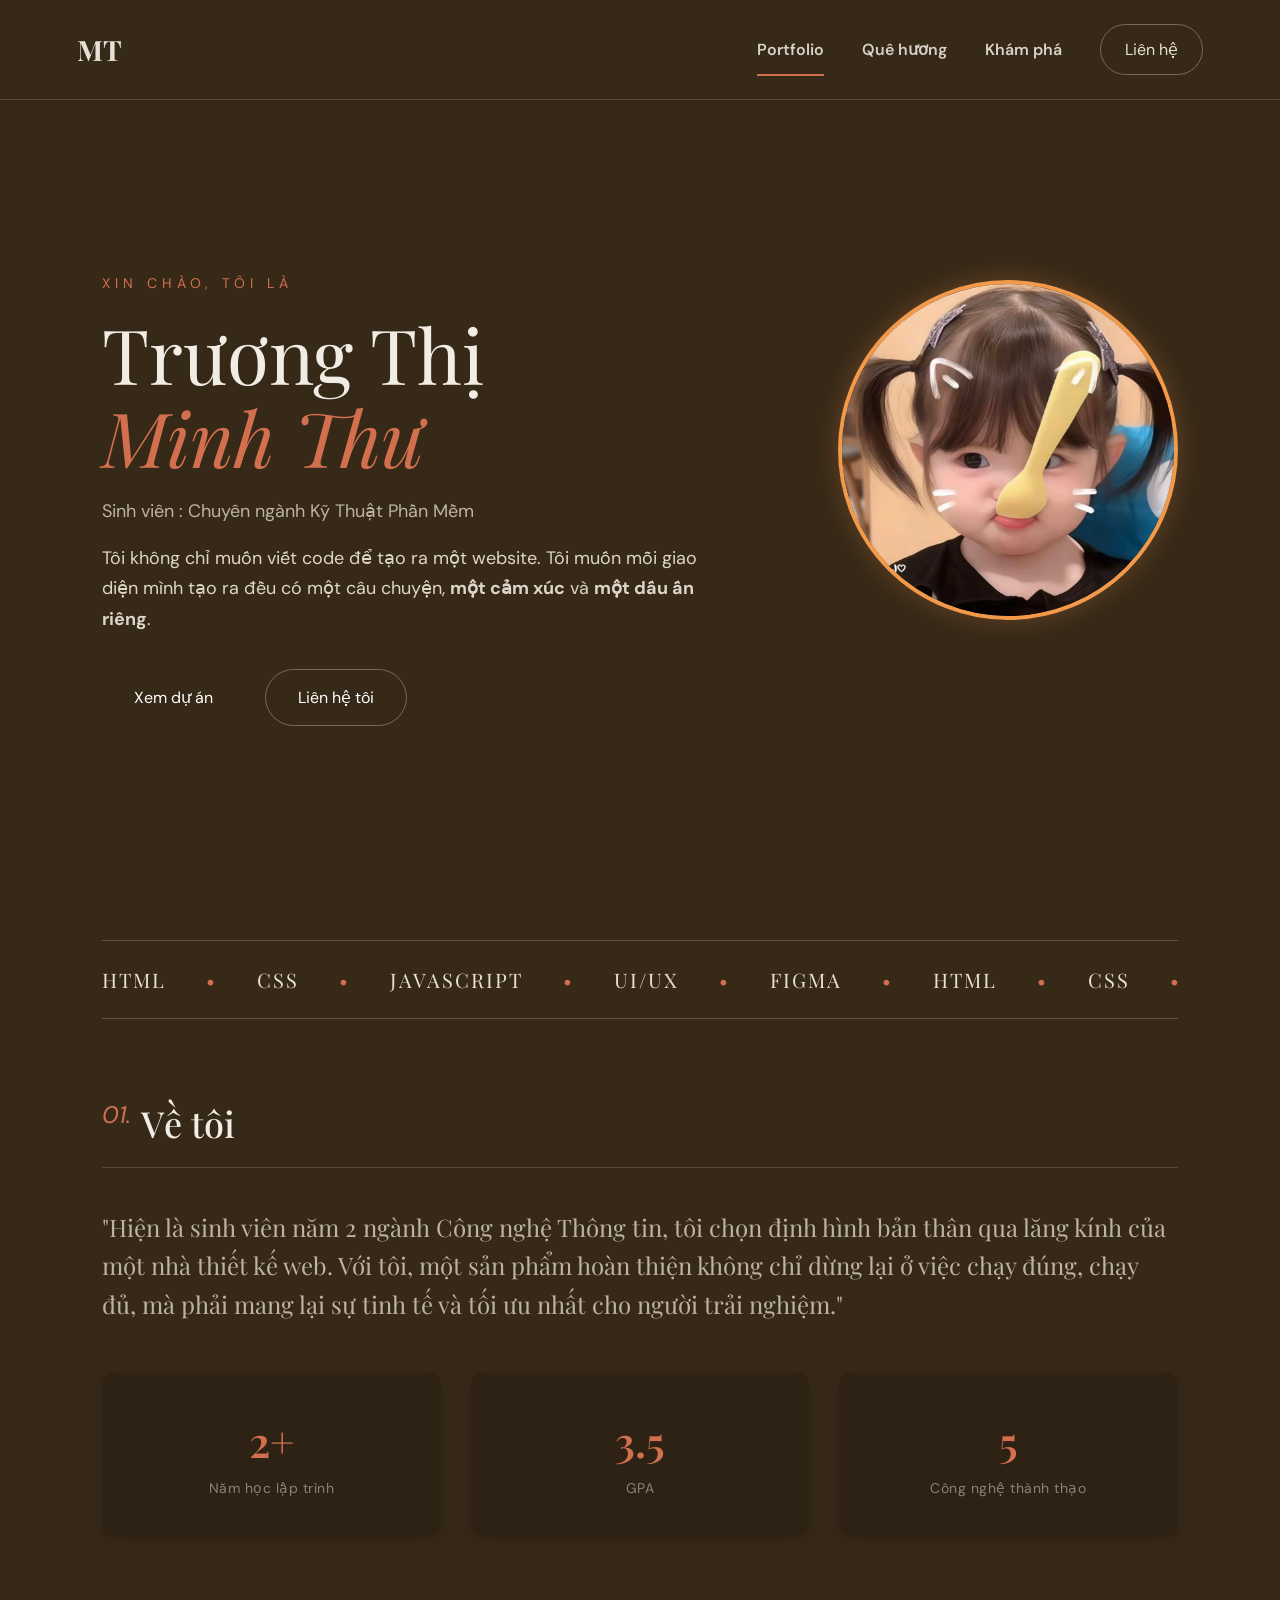
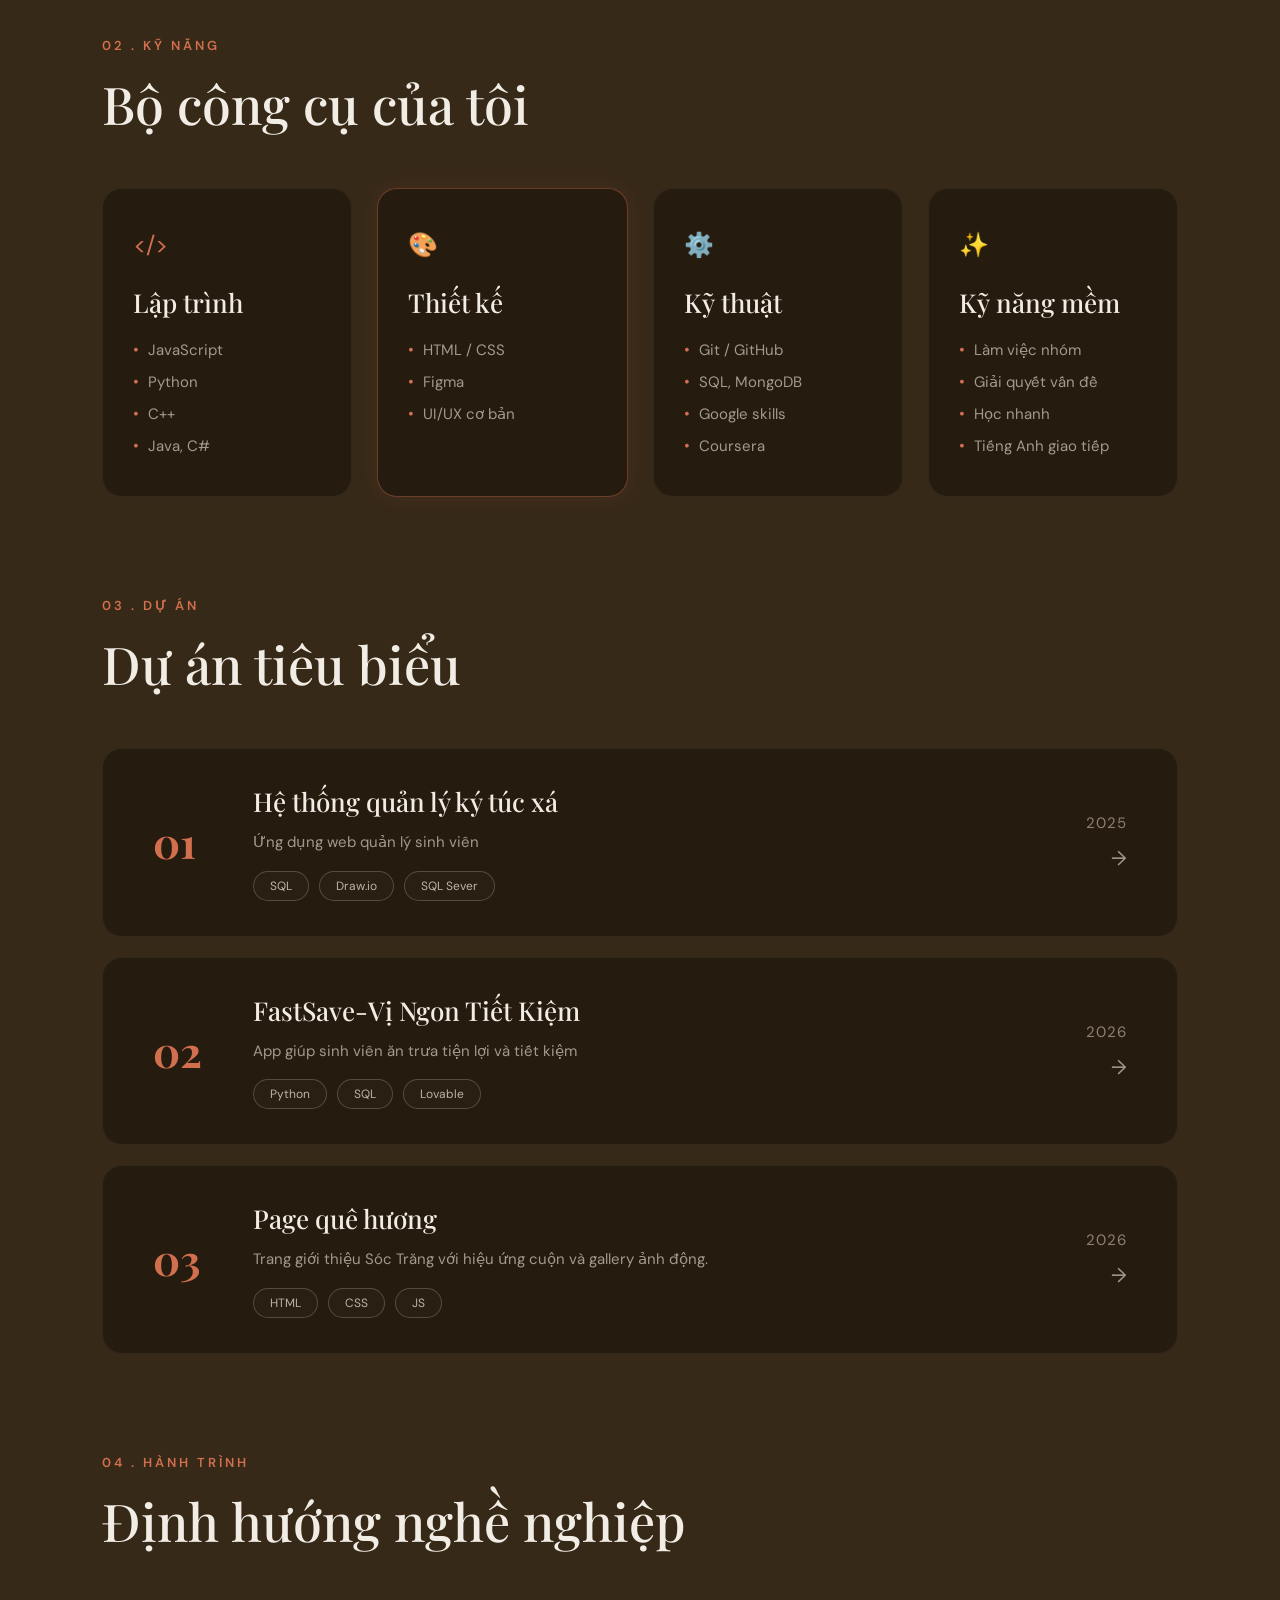
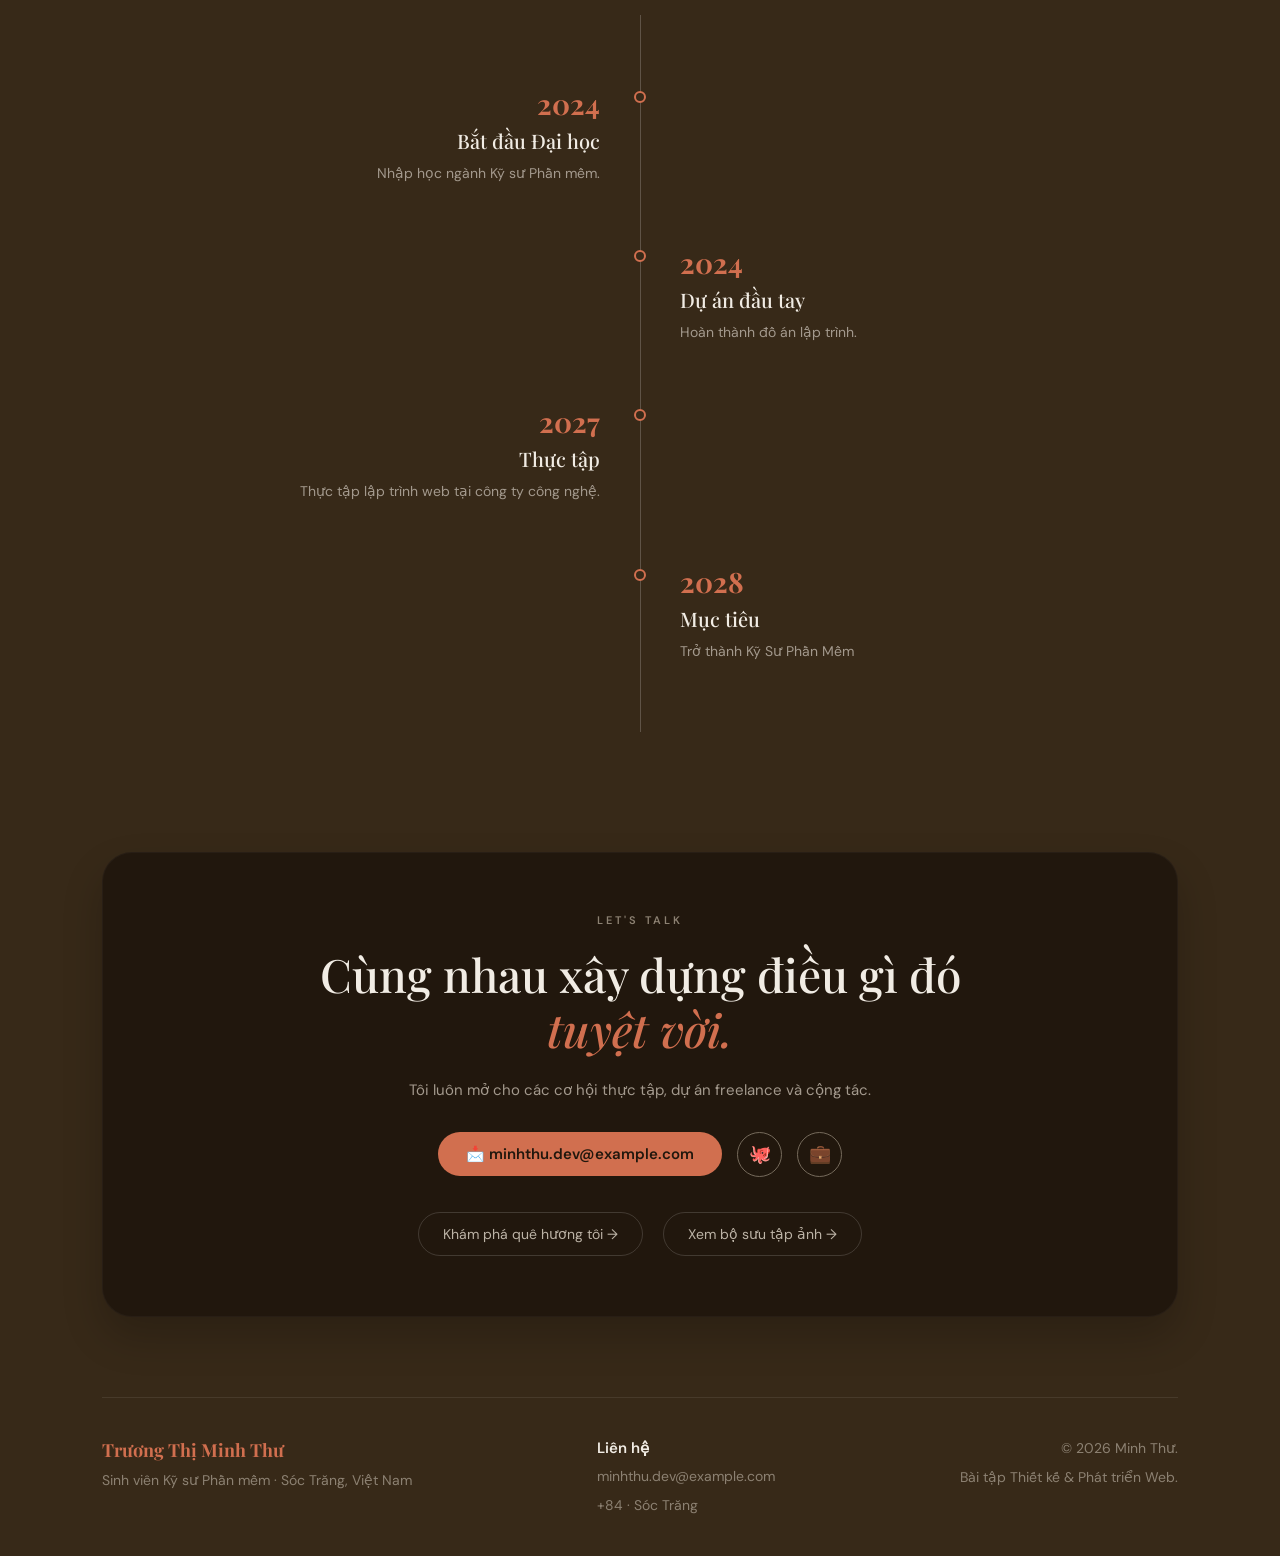
<file: code/index.html>
<!DOCTYPE html>
<html lang="vi">

<head>
    <meta charset="UTF-8">
    <meta name="viewport" content="width=device-width, initial-scale=1.0">
    <title>Portfolio của tôi</title>
    <link rel="stylesheet" href="style1.css">
    <!-- Font chữ từ Google Fonts -->
    <link rel="preconnect" href="https://fonts.googleapis.com">
    <link rel="preconnect" href="https://fonts.gstatic.com" crossorigin>
    <link
        href="https://fonts.googleapis.com/css2?family=DM+Sans:wght@400;500;600;700&family=Playfair+Display:wght@400;500;600;700&display=swap"
        rel="stylesheet">
</head>

<body>
    <header class="header">
        <a href="#" class="logo">MT</a>
        <nav class="mt-menu" id="mtMenu">
            <a href="#home" class="mt-link active">Portfolio</a>
            <a href="index2.html" class="mt-link">Quê hương</a>
            <a href="index3.html" class="mt-link">Khám phá</a>
            <a href="#contact" class="contact-button">Liên hệ</a>
        </nav>
        <!-- Nút menu trên điện thoại -->
        <button class="menu-button" id="menuButton">☰</button>
    </header>

    <main>
        <section class="intro hero-container" id="home">
            <div class="hero-left">
                <p class="small-title">XIN CHÀO, TÔI LÀ</p>
                <h1 class="main-title">
                    Trương Thị
                    <span>Minh Thư</span>
                </h1>
                <p class="job-title">
                    Sinh viên : Chuyên ngành Kỹ Thuật Phần Mềm
                </p>
                <p class="mo-ta">
                    Tôi không chỉ muốn viết code để tạo ra một website.
                    Tôi muốn mỗi giao diện mình tạo ra đều có một câu chuyện,
                    <strong>một cảm xúc</strong> và
                    <strong>một dấu ấn riêng</strong>.
                </p>
                <div class="khoi-nut-bam">
                    <a href="#projects" class="nut-du-an">Xem dự án</a>
                    <a href="#contact" class="nut-lien-he">Liên hệ tôi</a>
                </div>
            </div>

            <div class="hero-right">
                <div class="vong-tron">
                    <img src="1.jpg" alt="Chân dung" class="vong-tron-avatar">
                </div>
            </div>
        </section>

        <!-- Khung chứa thanh kỹ năng -->
            <div class="skills-marquee">
                <div class="marquee-content">
                <!-- Cụm chữ lần 1 -->
                    <span>HTML</span> <span class="dot">•</span>
                    <span>CSS</span> <span class="dot">•</span>
                    <span>JAVASCRIPT</span> <span class="dot">•</span>
                    <span>UI/UX</span> <span class="dot">•</span>
                    <span>FIGMA</span> <span class="dot">•</span>
                <!-- Cụm chữ lần 2 -->
                    <span>HTML</span> <span class="dot">•</span>
                    <span>CSS</span> <span class="dot">•</span>
                    <span>JAVASCRIPT</span> <span class="dot">•</span>
                    <span>UI/UX</span> <span class="dot">•</span>
                    <span>FIGMA</span> <span class="dot">•</span>
                </div>
            </div>
        <section class="about-section" id="about">
            <!-- TIÊU ĐỀ: Về tôi -->
            <div class="about-header">
                <span class="about-number">01.</span>
                <h2 class="about-title">Về tôi</h2>
            </div>

            <p class="about-description">
                "Hiện là sinh viên năm 2 ngành Công nghệ Thông tin, tôi chọn định hình bản thân qua lăng kính của một nhà thiết kế web. Với tôi, một sản phẩm hoàn thiện không chỉ dừng lại ở việc chạy đúng, chạy đủ, mà phải mang lại sự tinh tế và tối ưu nhất cho người trải nghiệm."
            </p>

            <div class="stats-container">
                <!-- Hộp 1 -->
                <div class="stat-card">
                    <h3 class="stat-number">2+</h3>
                    <p class="stat-text">Năm học lập trình</p>
                </div>

                <!-- Hộp 2 -->
                <div class="stat-card">
                    <h3 class="stat-number">3.5</h3>
                    <p class="stat-text">GPA</p>
                </div>

                <!-- Hộp 3 -->
                <div class="stat-card">
                    <h3 class="stat-number">5</h3>
                    <p class="stat-text">Công nghệ thành thạo</p>
                </div>
            </div>
        </section>
                <section class="skills-section" id="skills">
                <!-- TIÊU ĐỀ: 02 . KỸ NĂNG -->
                <div class="skills-header">
                    <span class="skills-number">02 . KỸ NĂNG</span>
                    <h2 class="skills-title">Bộ công cụ của tôi</h2>
                </div>

                <div class="skills-grid">
                    
                    <!-- Hộp 1: Lập trình -->
                    <div class="skill-card">
                        <div class="skill-icon icon-code">&lt;/&gt;</div>
                        <h3 class="skill-card-title">Lập trình</h3>
                        <ul class="skill-list">
                            <li>JavaScript</li>
                            <li>Python</li>
                            <li>C++</li>
                            <li>Java, C#</li>
                        </ul>
                    </div>

                    <!-- Hộp 2: Thiết kế -->
                    <div class="skill-card highlight-card"> 
                        <div class="skill-icon icon-design">🎨</div>
                        <h3 class="skill-card-title">Thiết kế</h3>
                        <ul class="skill-list">
                            <li>HTML / CSS</li>
                            <li>Figma</li>
                            <li>UI/UX cơ bản</li>
                        </ul>
                    </div>

                    <!-- Hộp 3: Kỹ thuật -->
                    <div class="skill-card">
                        <div class="skill-icon icon-tech">⚙️</div>
                        <h3 class="skill-card-title">Kỹ thuật</h3>
                        <ul class="skill-list">
                            <li>Git / GitHub</li>
                            <li>SQL, MongoDB</li>
                            <li>Google skills</li>
                            <li>Coursera</li>
                        </ul>
                    </div>

                    <!-- Hộp 4: Kỹ năng mềm -->
                    <div class="skill-card">
                        <div class="skill-icon icon-soft">✨</div>
                        <h3 class="skill-card-title">Kỹ năng mềm</h3>
                        <ul class="skill-list">
                            <li>Làm việc nhóm</li>
                            <li>Giải quyết vấn đề</li>
                            <li>Học nhanh</li>
                            <li>Tiếng Anh giao tiếp</li>
                        </ul>
                    </div>

                </div>
            </section>
            <section class="projects-section" id="projects">
                <div class="projects-header">
                    <span class="projects-number">03 . DỰ ÁN</span>
                    <h2 class="projects-title">Dự án tiêu biểu</h2>
                </div>

                <div class="projects-list">
                    
                    <!-- Dự án 01 -->
                    <a href="#" class="project-row">
                        <div class="project-id">01</div>
                        
                        <div class="project-info">
                            <h3 class="project-name">Hệ thống quản lý ký túc xá</h3>
                            <p class="project-desc">Ứng dụng web quản lý sinh viên</p>
                            <div class="project-tags">
                                <span class="tag">SQL</span>
                                <span class="tag">Draw.io</span>
                                <span class="tag">SQL Sever</span>
                            </div>
                        </div>
                        
                        <!-- Phần thời gian và nút mũi tên -->
                        <div class="project-meta">
                            <span class="project-year">2025</span>
                            <span class="project-arrow">→</span>
                        </div>
                    </a>

                    <!-- Dự án 02 -->
                    <a href="#" class="project-row">
                        <div class="project-id">02</div>
                        <div class="project-info">
                            <h3 class="project-name">FastSave-Vị Ngon Tiết Kiệm</h3>
                            <p class="project-desc">App giúp sinh viên ăn trưa tiện lợi và tiết kiệm</p>
                            <div class="project-tags">
                                <span class="tag">Python</span>
                                <span class="tag">SQL</span>
                                <span class="tag">Lovable</span>
                            </div>
                        </div>
                        <div class="project-meta">
                            <span class="project-year">2026</span>
                            <span class="project-arrow">→</span>
                        </div>
                    </a>

                    <!-- Dự án 03 -->
                    <a href="#" class="project-row">
                        <div class="project-id">03</div>
                        <div class="project-info">
                            <h3 class="project-name">Page quê hương</h3>
                            <p class="project-desc">Trang giới thiệu Sóc Trăng với hiệu ứng cuộn và gallery ảnh động.</p>
                            <div class="project-tags">
                                <span class="tag">HTML</span>
                                <span class="tag">CSS</span>
                                <span class="tag">JS</span>
                            </div>
                        </div>
                        <div class="project-meta">
                            <span class="project-year">2026</span>
                            <span class="project-arrow">→</span>
                        </div>
                    </a>

                </div>
            </section>
            <section class="timeline-section" id="journey">
                <div class="timeline-header">
                    <span class="timeline-number">04 . HÀNH TRÌNH</span>
                    <h2 class="timeline-title">Định hướng nghề nghiệp</h2>
                </div>

                <div class="timeline-container">
                    
                    <!-- Mốc 1: Bên trái -->
                    <div class="timeline-item left">
                        <div class="timeline-dot"></div>
                        <div class="timeline-content">
                            <span class="timeline-year">2024</span>
                            <h3 class="timeline-item-title">Bắt đầu Đại học</h3>
                            <p class="timeline-desc">Nhập học ngành Kỹ sư Phần mềm.</p>
                        </div>
                    </div>

                    <!-- Mốc 2: Bên phải -->
                    <div class="timeline-item right">
                        <div class="timeline-dot"></div>
                        <div class="timeline-content">
                            <span class="timeline-year">2024</span>
                            <h3 class="timeline-item-title">Dự án đầu tay</h3>
                            <p class="timeline-desc">Hoàn thành đồ án lập trình.</p>
                        </div>
                    </div>

                    <!-- Mốc 3: Bên trái -->
                    <div class="timeline-item left">
                        <div class="timeline-dot"></div>
                        <div class="timeline-content">
                            <span class="timeline-year">2027</span>
                            <h3 class="timeline-item-title">Thực tập</h3>
                            <p class="timeline-desc">Thực tập lập trình web tại công ty công nghệ.</p>
                        </div>
                    </div>

                    <!-- Mốc 4: Bên phải -->
                    <div class="timeline-item right">
                        <div class="timeline-dot"></div>
                        <div class="timeline-content">
                            <span class="timeline-year">2028</span>
                            <h3 class="timeline-item-title">Mục tiêu</h3>
                            <p class="timeline-desc">Trở thành Kỹ Sư Phần Mềm</p>
                        </div>
                    </div>

                </div>
            </section>
            <!-- KHỐI LIÊN HỆ VÀ FOOTER -->
            <footer class="site-footer" id="contact">
                
                <!-- 1. HỘP LIÊN HỆ (CONTACT CONTAINER) -->
                <div class="contact-box">
                    <span class="contact-sub">LET'S TALK</span>
                    <h2 class="contact-main-title">Cùng nhau xây dựng điều gì đó <br><span>tuyệt vời.</span></h2>
                    <p class="contact-desc">Tôi luôn mở cho các cơ hội thực tập, dự án freelance và cộng tác.</p>
                    
                    <!-- Các nút liên kết mạng xã hội -->
                    <div class="social-buttons">
                        <a href="mailto:minhthu.dev@example.com" class="email-btn">
                            <span>📩 minhthu.dev@example.com</span>
                        </a>
                        <a href="#" class="social-icon-btn">🐙</a> 
                        <a href="#" class="social-icon-btn">💼</a> 
                    </div>

                    <!-- Các nút điều hướng phụ -->
                    <div class="footer-nav-buttons">
                        <a href="index2.html" class="sub-nav-btn">Khám phá quê hương tôi →</a>
                        <a href="index3.html" class="sub-nav-btn">Xem bộ sưu tập ảnh →</a>
                    </div>
                </div>

                <!-- 2. PHẦN THÔNG TIN CHÂN TRANG (FOOTER BOTTOM) -->
                <div class="footer-bottom">
                    <!-- Cột 1: Tên -->
                    <div class="footer-col">
                        <h4 class="footer-name">Trương Thị Minh Thư</h4>
                        <p class="footer-text">Sinh viên Kỹ sư Phần mềm · Sóc Trăng, Việt Nam</p>
                    </div>

                    <!-- Cột 2: Liên hệ nhanh -->
                    <div class="footer-col">
                        <h4 class="footer-title">Liên hệ</h4>
                        <p class="footer-text">minhthu.dev@example.com</p>
                        <p class="footer-text">+84 · Sóc Trăng</p>
                    </div>

                    <!-- Cột 3: Bản quyền -->
                    <div class="footer-col text-right">
                        <p class="footer-text">© 2026 Minh Thư.</p>
                        <p class="footer-text">Bài tập Thiết kế & Phát triển Web.</p>
                    </div>
                </div>

            </footer>

    </main>
</body>
<script src="java1.js"></script>

</html>
</file>
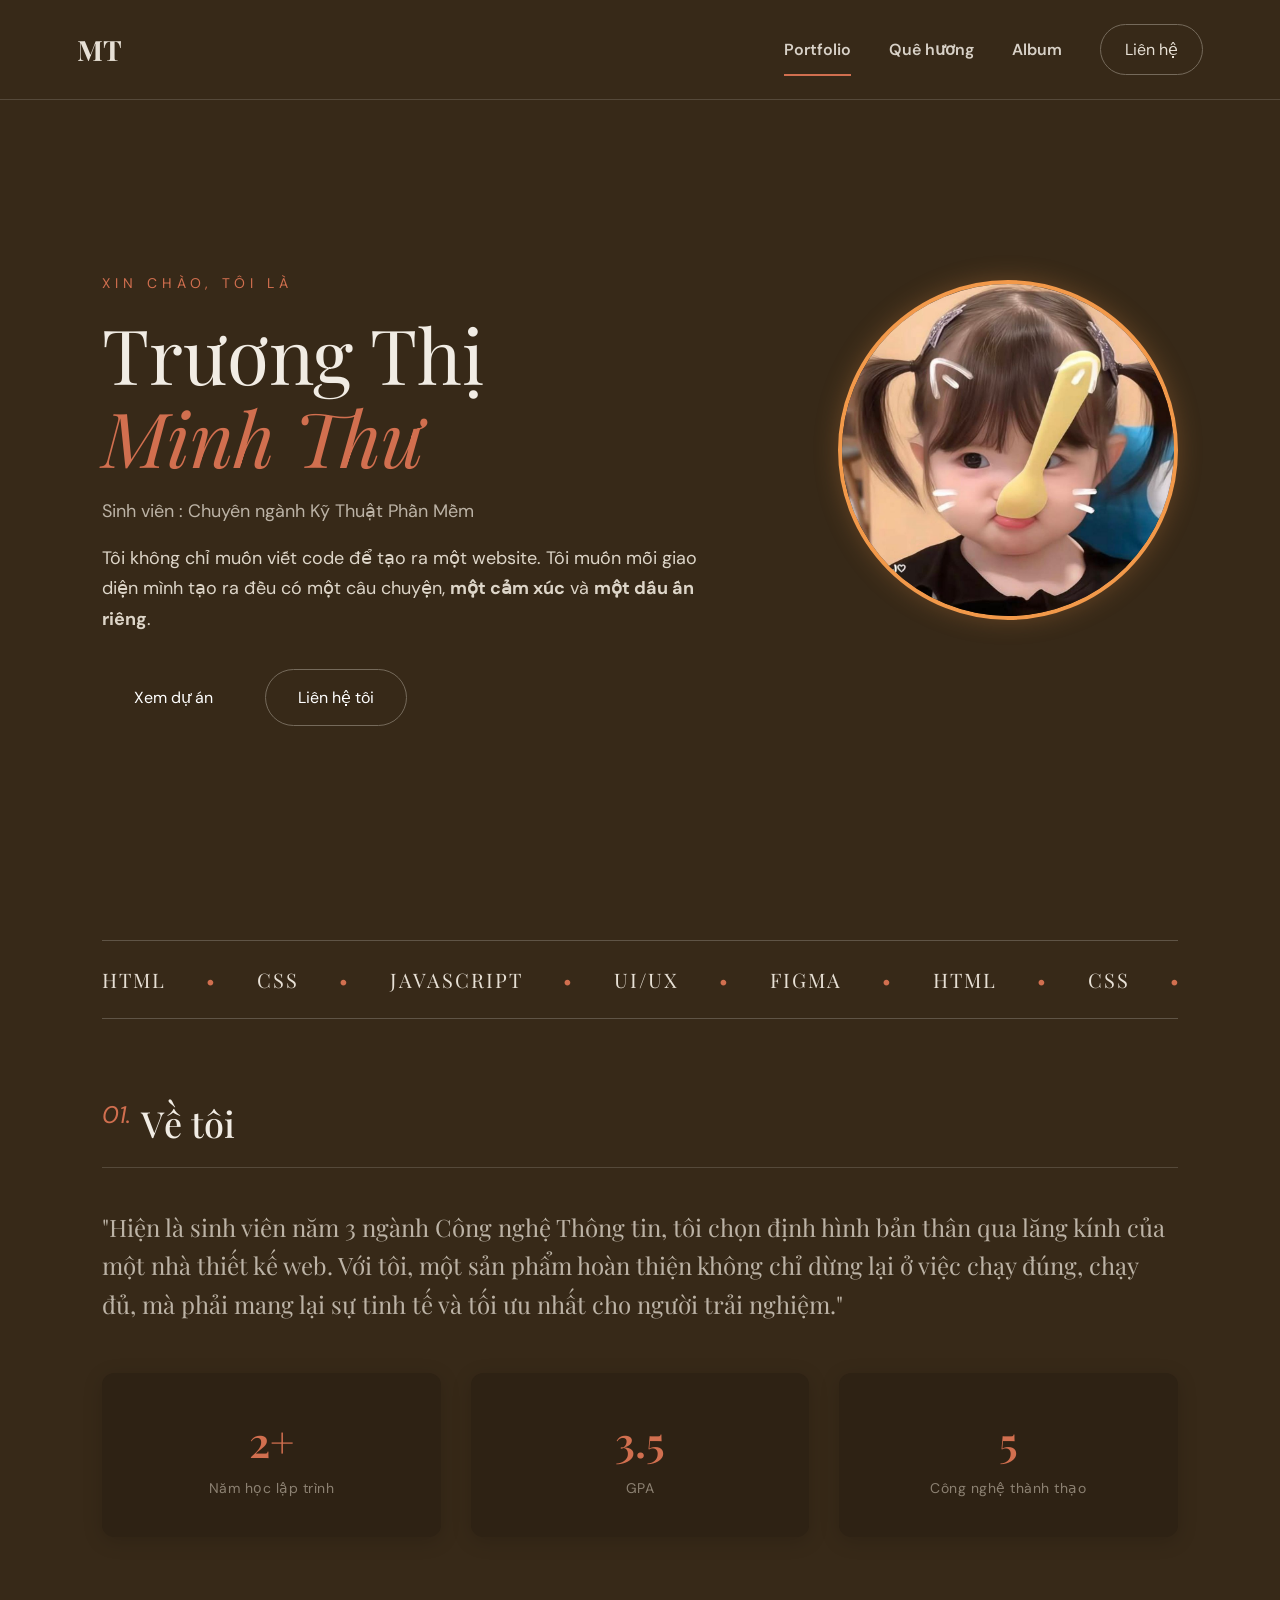
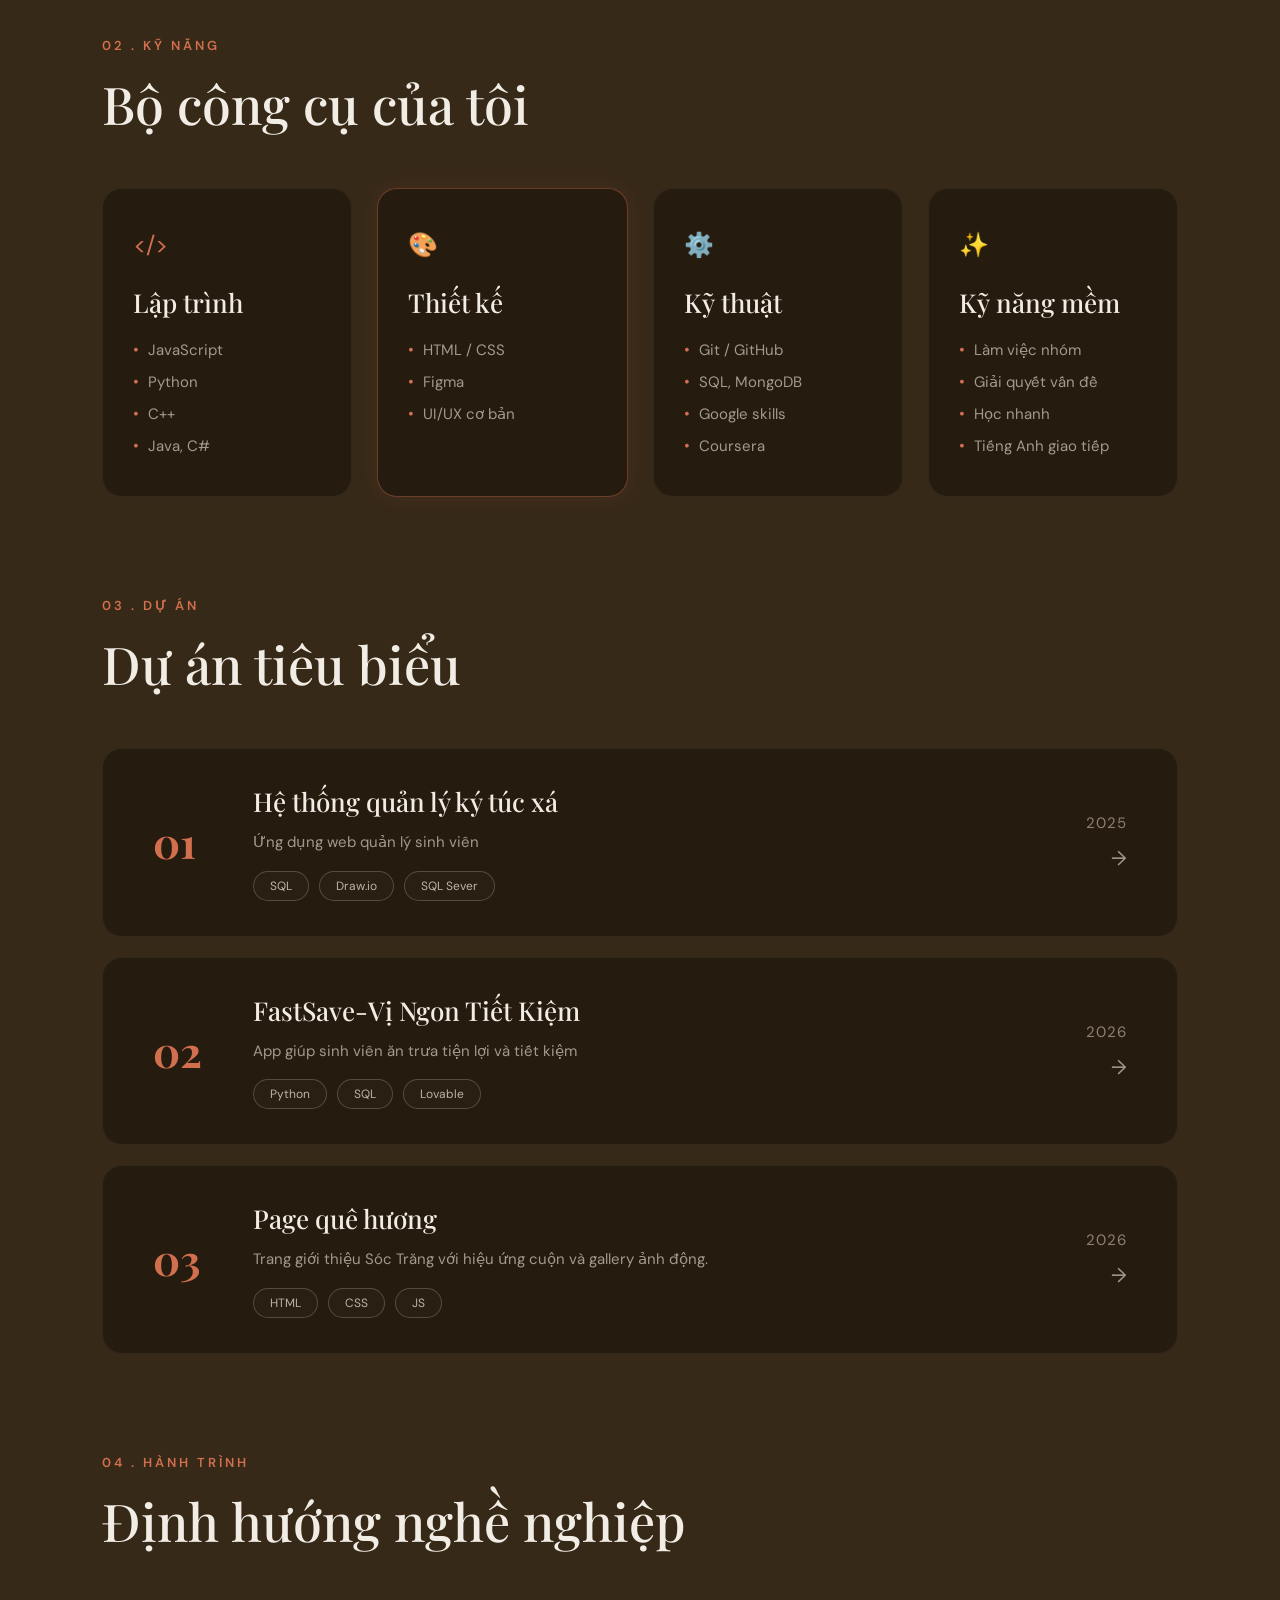
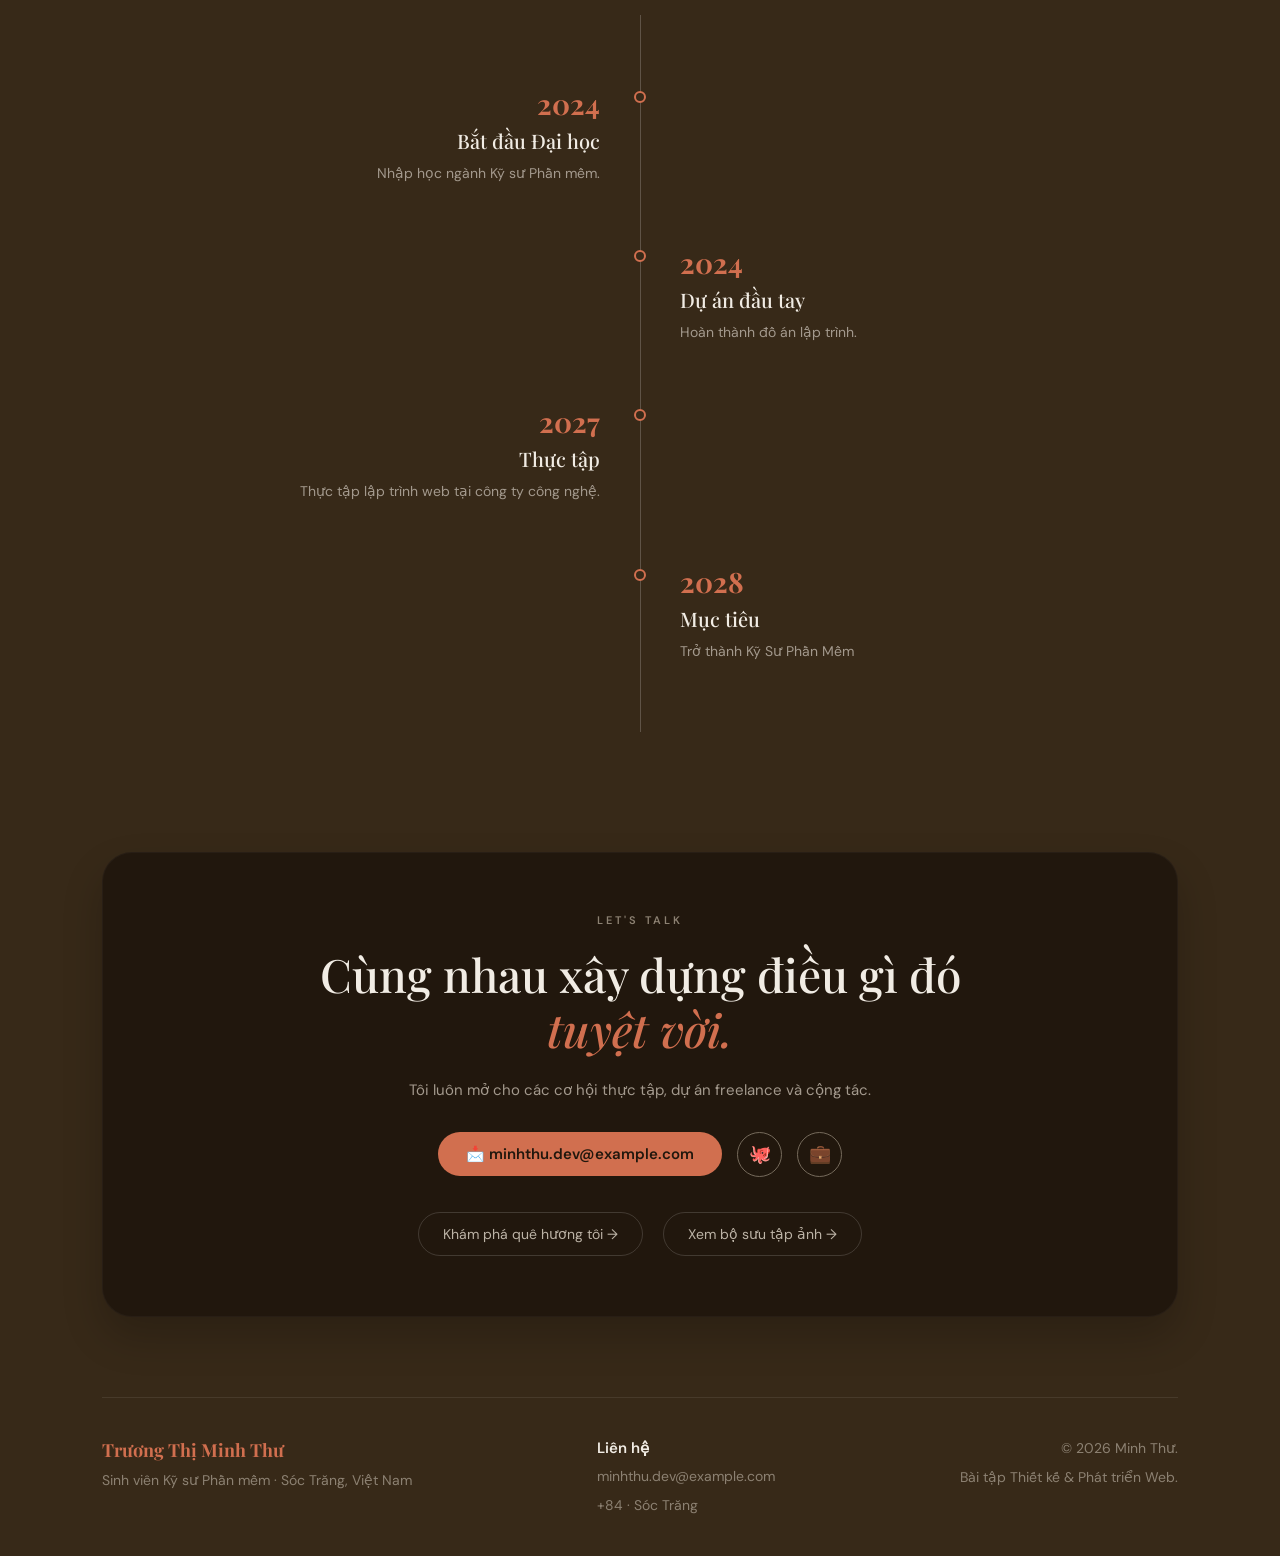
<file: page 1.1/index.html>
<!DOCTYPE html>
<html lang="vi">

<head>
    <meta charset="UTF-8">
    <meta name="viewport" content="width=device-width, initial-scale=1.0">
    <title>Portfolio của tôi</title>
    <link rel="stylesheet" href="style1.css">
    <!-- Font chữ từ Google Fonts -->
    <link rel="preconnect" href="https://fonts.googleapis.com">
    <link rel="preconnect" href="https://fonts.gstatic.com" crossorigin>
    <link
        href="https://fonts.googleapis.com/css2?family=DM+Sans:wght@400;500;600;700&family=Playfair+Display:wght@400;500;600;700&display=swap"
        rel="stylesheet">
</head>

<body>
    <header class="header">
        <a href="#" class="logo">MT</a>
        <nav class="mt-menu" id="mtMenu">
            <a href="#home" class="mt-link active">Portfolio</a>
            <a href="index2.html" class="mt-link">Quê hương</a>
            <a href="#projects" class="mt-link">Album</a>
            <a href="#contact" class="contact-button">Liên hệ</a>
        </nav>
        <!-- Nút menu trên điện thoại -->
        <button class="menu-button" id="menuButton">☰</button>
    </header>

    <main>
        <section class="intro hero-container" id="home">
            <div class="hero-left">
                <p class="small-title">XIN CHÀO, TÔI LÀ</p>
                <h1 class="main-title">
                    Trương Thị
                    <span>Minh Thư</span>
                </h1>
                <p class="job-title">
                    Sinh viên : Chuyên ngành Kỹ Thuật Phần Mềm
                </p>
                <p class="mo-ta">
                    Tôi không chỉ muốn viết code để tạo ra một website.
                    Tôi muốn mỗi giao diện mình tạo ra đều có một câu chuyện,
                    <strong>một cảm xúc</strong> và
                    <strong>một dấu ấn riêng</strong>.
                </p>
                <div class="khoi-nut-bam">
                    <a href="#projects" class="nut-du-an">Xem dự án</a>
                    <a href="#contact" class="nut-lien-he">Liên hệ tôi</a>
                </div>
            </div>

            <div class="hero-right">
                <div class="vong-tron">
                    <img src="1.jpg" alt="Chân dung" class="vong-tron-avatar">
                </div>
            </div>
        </section>

        <!-- Khung chứa thanh kỹ năng -->
            <div class="skills-marquee">
                <div class="marquee-content">
                <!-- Cụm chữ lần 1 -->
                    <span>HTML</span> <span class="dot">•</span>
                    <span>CSS</span> <span class="dot">•</span>
                    <span>JAVASCRIPT</span> <span class="dot">•</span>
                    <span>UI/UX</span> <span class="dot">•</span>
                    <span>FIGMA</span> <span class="dot">•</span>
                <!-- Cụm chữ lần 2 -->
                    <span>HTML</span> <span class="dot">•</span>
                    <span>CSS</span> <span class="dot">•</span>
                    <span>JAVASCRIPT</span> <span class="dot">•</span>
                    <span>UI/UX</span> <span class="dot">•</span>
                    <span>FIGMA</span> <span class="dot">•</span>
                </div>
            </div>
        <section class="about-section" id="about">
            <!-- TIÊU ĐỀ: Về tôi -->
            <div class="about-header">
                <span class="about-number">01.</span>
                <h2 class="about-title">Về tôi</h2>
            </div>

            <p class="about-description">
                "Hiện là sinh viên năm 3 ngành Công nghệ Thông tin, tôi chọn định hình bản thân qua lăng kính của một nhà thiết kế web. Với tôi, một sản phẩm hoàn thiện không chỉ dừng lại ở việc chạy đúng, chạy đủ, mà phải mang lại sự tinh tế và tối ưu nhất cho người trải nghiệm."
            </p>

            <div class="stats-container">
                <!-- Hộp 1 -->
                <div class="stat-card">
                    <h3 class="stat-number">2+</h3>
                    <p class="stat-text">Năm học lập trình</p>
                </div>

                <!-- Hộp 2 -->
                <div class="stat-card">
                    <h3 class="stat-number">3.5</h3>
                    <p class="stat-text">GPA</p>
                </div>

                <!-- Hộp 3 -->
                <div class="stat-card">
                    <h3 class="stat-number">5</h3>
                    <p class="stat-text">Công nghệ thành thạo</p>
                </div>
            </div>
        </section>
                <section class="skills-section" id="skills">
                <!-- TIÊU ĐỀ: 02 . KỸ NĂNG -->
                <div class="skills-header">
                    <span class="skills-number">02 . KỸ NĂNG</span>
                    <h2 class="skills-title">Bộ công cụ của tôi</h2>
                </div>

                <div class="skills-grid">
                    
                    <!-- Hộp 1: Lập trình -->
                    <div class="skill-card">
                        <div class="skill-icon icon-code">&lt;/&gt;</div>
                        <h3 class="skill-card-title">Lập trình</h3>
                        <ul class="skill-list">
                            <li>JavaScript</li>
                            <li>Python</li>
                            <li>C++</li>
                            <li>Java, C#</li>
                        </ul>
                    </div>

                    <!-- Hộp 2: Thiết kế -->
                    <div class="skill-card highlight-card"> 
                        <div class="skill-icon icon-design">🎨</div>
                        <h3 class="skill-card-title">Thiết kế</h3>
                        <ul class="skill-list">
                            <li>HTML / CSS</li>
                            <li>Figma</li>
                            <li>UI/UX cơ bản</li>
                        </ul>
                    </div>

                    <!-- Hộp 3: Kỹ thuật -->
                    <div class="skill-card">
                        <div class="skill-icon icon-tech">⚙️</div>
                        <h3 class="skill-card-title">Kỹ thuật</h3>
                        <ul class="skill-list">
                            <li>Git / GitHub</li>
                            <li>SQL, MongoDB</li>
                            <li>Google skills</li>
                            <li>Coursera</li>
                        </ul>
                    </div>

                    <!-- Hộp 4: Kỹ năng mềm -->
                    <div class="skill-card">
                        <div class="skill-icon icon-soft">✨</div>
                        <h3 class="skill-card-title">Kỹ năng mềm</h3>
                        <ul class="skill-list">
                            <li>Làm việc nhóm</li>
                            <li>Giải quyết vấn đề</li>
                            <li>Học nhanh</li>
                            <li>Tiếng Anh giao tiếp</li>
                        </ul>
                    </div>

                </div>
            </section>
            <section class="projects-section" id="projects">
                <div class="projects-header">
                    <span class="projects-number">03 . DỰ ÁN</span>
                    <h2 class="projects-title">Dự án tiêu biểu</h2>
                </div>

                <div class="projects-list">
                    
                    <!-- Dự án 01 -->
                    <a href="#" class="project-row">
                        <div class="project-id">01</div>
                        
                        <div class="project-info">
                            <h3 class="project-name">Hệ thống quản lý ký túc xá</h3>
                            <p class="project-desc">Ứng dụng web quản lý sinh viên</p>
                            <div class="project-tags">
                                <span class="tag">SQL</span>
                                <span class="tag">Draw.io</span>
                                <span class="tag">SQL Sever</span>
                            </div>
                        </div>
                        
                        <!-- Phần thời gian và nút mũi tên -->
                        <div class="project-meta">
                            <span class="project-year">2025</span>
                            <span class="project-arrow">→</span>
                        </div>
                    </a>

                    <!-- Dự án 02 -->
                    <a href="#" class="project-row">
                        <div class="project-id">02</div>
                        <div class="project-info">
                            <h3 class="project-name">FastSave-Vị Ngon Tiết Kiệm</h3>
                            <p class="project-desc">App giúp sinh viên ăn trưa tiện lợi và tiết kiệm</p>
                            <div class="project-tags">
                                <span class="tag">Python</span>
                                <span class="tag">SQL</span>
                                <span class="tag">Lovable</span>
                            </div>
                        </div>
                        <div class="project-meta">
                            <span class="project-year">2026</span>
                            <span class="project-arrow">→</span>
                        </div>
                    </a>

                    <!-- Dự án 03 -->
                    <a href="#" class="project-row">
                        <div class="project-id">03</div>
                        <div class="project-info">
                            <h3 class="project-name">Page quê hương</h3>
                            <p class="project-desc">Trang giới thiệu Sóc Trăng với hiệu ứng cuộn và gallery ảnh động.</p>
                            <div class="project-tags">
                                <span class="tag">HTML</span>
                                <span class="tag">CSS</span>
                                <span class="tag">JS</span>
                            </div>
                        </div>
                        <div class="project-meta">
                            <span class="project-year">2026</span>
                            <span class="project-arrow">→</span>
                        </div>
                    </a>

                </div>
            </section>
            <section class="timeline-section" id="journey">
                <div class="timeline-header">
                    <span class="timeline-number">04 . HÀNH TRÌNH</span>
                    <h2 class="timeline-title">Định hướng nghề nghiệp</h2>
                </div>

                <div class="timeline-container">
                    
                    <!-- Mốc 1: Bên trái -->
                    <div class="timeline-item left">
                        <div class="timeline-dot"></div>
                        <div class="timeline-content">
                            <span class="timeline-year">2024</span>
                            <h3 class="timeline-item-title">Bắt đầu Đại học</h3>
                            <p class="timeline-desc">Nhập học ngành Kỹ sư Phần mềm.</p>
                        </div>
                    </div>

                    <!-- Mốc 2: Bên phải -->
                    <div class="timeline-item right">
                        <div class="timeline-dot"></div>
                        <div class="timeline-content">
                            <span class="timeline-year">2024</span>
                            <h3 class="timeline-item-title">Dự án đầu tay</h3>
                            <p class="timeline-desc">Hoàn thành đồ án lập trình.</p>
                        </div>
                    </div>

                    <!-- Mốc 3: Bên trái -->
                    <div class="timeline-item left">
                        <div class="timeline-dot"></div>
                        <div class="timeline-content">
                            <span class="timeline-year">2027</span>
                            <h3 class="timeline-item-title">Thực tập</h3>
                            <p class="timeline-desc">Thực tập lập trình web tại công ty công nghệ.</p>
                        </div>
                    </div>

                    <!-- Mốc 4: Bên phải -->
                    <div class="timeline-item right">
                        <div class="timeline-dot"></div>
                        <div class="timeline-content">
                            <span class="timeline-year">2028</span>
                            <h3 class="timeline-item-title">Mục tiêu</h3>
                            <p class="timeline-desc">Trở thành Kỹ Sư Phần Mềm</p>
                        </div>
                    </div>

                </div>
            </section>
            <!-- KHỐI LIÊN HỆ VÀ FOOTER -->
            <footer class="site-footer" id="contact">
                
                <!-- 1. HỘP LIÊN HỆ (CONTACT CONTAINER) -->
                <div class="contact-box">
                    <span class="contact-sub">LET'S TALK</span>
                    <h2 class="contact-main-title">Cùng nhau xây dựng điều gì đó <br><span>tuyệt vời.</span></h2>
                    <p class="contact-desc">Tôi luôn mở cho các cơ hội thực tập, dự án freelance và cộng tác.</p>
                    
                    <!-- Các nút liên kết mạng xã hội -->
                    <div class="social-buttons">
                        <a href="mailto:minhthu.dev@example.com" class="email-btn">
                            <span>📩 minhthu.dev@example.com</span>
                        </a>
                        <a href="#" class="social-icon-btn">🐙</a> 
                        <a href="#" class="social-icon-btn">💼</a> 
                    </div>

                    <!-- Các nút điều hướng phụ -->
                    <div class="footer-nav-buttons">
                        <a href="index2.html" class="sub-nav-btn">Khám phá quê hương tôi →</a>
                        <a href="index3.html" class="sub-nav-btn">Xem bộ sưu tập ảnh →</a>
                    </div>
                </div>

                <!-- 2. PHẦN THÔNG TIN CHÂN TRANG (FOOTER BOTTOM) -->
                <div class="footer-bottom">
                    <!-- Cột 1: Tên -->
                    <div class="footer-col">
                        <h4 class="footer-name">Trương Thị Minh Thư</h4>
                        <p class="footer-text">Sinh viên Kỹ sư Phần mềm · Sóc Trăng, Việt Nam</p>
                    </div>

                    <!-- Cột 2: Liên hệ nhanh -->
                    <div class="footer-col">
                        <h4 class="footer-title">Liên hệ</h4>
                        <p class="footer-text">minhthu.dev@example.com</p>
                        <p class="footer-text">+84 · Sóc Trăng</p>
                    </div>

                    <!-- Cột 3: Bản quyền -->
                    <div class="footer-col text-right">
                        <p class="footer-text">© 2026 Minh Thư.</p>
                        <p class="footer-text">Bài tập Thiết kế & Phát triển Web.</p>
                    </div>
                </div>

            </footer>

    </main>
</body>
<script src="java1.js"></script>

</html>
</file>
<file: code/style1.css>
html {
    scroll-behavior: smooth;
}

* {
    margin: 0;
    padding: 0;
    box-sizing: border-box;
}

body {
    background-color: #372918;
    color: #e7e0d5;
    font-family: "DM Sans", sans-serif;
    overflow-x: hidden;
}

.header {
    height: 100px;
    padding: 0 6%;
    display: flex;
    align-items: center;
    justify-content: space-between;
    border-bottom: 1px solid rgba(255, 255, 255, 0.15);
}

.logo {
    color: #e7e0d5;
    text-decoration: none;
    font-family: "Playfair Display", serif;
    font-size: 28px;
    font-weight: bold;
}

.logo span {
    color: #d16f4f;
}

.mt-menu {
    display: flex;
    align-items: center;
    gap: 38px;
}

.mt-link {
    color: #d8d1c7;
    text-decoration: none;
    font-size: 16px;
    font-weight: 600;
    position: relative;
    transition: 0.3s;
}

.mt-link:hover {
    color: #d16f4f;
}

.mt-link.active::after {
    content: "";
    position: absolute;
    left: 0;
    bottom: -16px;
    width: 100%;
    height: 2px;
    background-color: #d16f4f;
}

.contact-button {
    color: #e7e0d5;
    text-decoration: none;
    border: 1px solid #756a5b;
    padding: 14px 24px;
    border-radius: 30px;
    transition: 0.3s;
}

.contact-button:hover {
    background-color: #d16f4f;
    border-color: #d16f4f;
    color: white;
}

.menu-button {
    display: none;
    background: none;
    border: none;
    color: white;
    font-size: 28px;
    cursor: pointer;
}

.hero-container {
    display: flex;
    justify-content: space-between;
    align-items: center;           
    min-height: calc(100vh - 100px);
    padding: 0 8%;              
    gap: 50px;                 
}

.hero-left {
    flex: 1.4;
    max-width: 600px;               
    display: flex;
    flex-direction: column;         
    gap: 20px;                   
}

.hero-right {
    flex: 1;
    display: flex;
    justify-content: flex-end;     
    align-items: center;  
    margin-top: -50;          
}

.small-title {
    color: #d16f4f;
    font-size: 14px;
    letter-spacing: 5px;
    margin: 0;                 
}

.main-title {
    font-family: "Playfair Display", serif;
    font-size: 76px;
    line-height: 1.1;
    font-weight: 400;
    color: #f1ece4;
    margin: 0;
}

.main-title span {
    display: block;
    color: #d16f4f;
    font-style: italic;
}

.job-title {
    color: #bcb3a6;
    font-size: 18px;
    margin: 0;
}

.mo-ta {
    color: #ddd5c8;
    font-size: 18px;
    line-height: 1.7;
    margin: 0;
}

.khoi-nut-bam {
    display: flex;
    align-items: center;     
    gap: 20px;               
    margin-top: 15px;
}

.nut-du-an {
    display: inline-block;
    padding: 17px 32px;
    border-radius: 30px;
    color: white;
    background-color: transparent;    
    text-decoration: none;
    transition: 0.3s;
}

.nut-du-an:hover {
    transform: translateY(-5px);
    background-color: #d16f4f;
    border-color: #d16f4f;
}

.nut-lien-he {
    display: inline-block;
    padding: 17px 32px;
    border-radius: 30px;
    border: 1px solid #756a5b;
    color: white;
    text-decoration: none;
    transition: 0.3s;
}

.nut-lien-he:hover {
    transform: translateY(-5px);    
    background-color: #d16f4f;
    border-color: #d16f4f;
}

.vong-tron {
    width: 340px;               
    height: 340px;                  
    border-radius: 50%;          
    overflow: hidden;               
    border: 4px solid #f2994a;     
    box-shadow: 0 0 25px rgba(242, 153, 74, 0.25);
    display: flex;
    align-items: center;
    justify-content: center;
    margin-top: -100px;
}

.vong-tron-avatar {
    width: 100%;                   
    height: 100%;                  
    object-fit: cover;             
    object-position: center;       
}

.skills-marquee {
    width: 84%;
    margin: 40px auto 0;
    overflow: hidden;                     
    background-color: #372918;           
    padding: 25px 0;                        
    border-top: 1px solid rgba(255, 255, 255, 0.2);  
    border-bottom: 1px solid rgba(255, 255, 255, 0.2);
    display: flex;
}

.marquee-content {
    display: flex;
    white-space: nowrap;                    
    gap: 40px;                              
    font-family: "Playfair Display", serif; 
    color: #e7e0d5;
    font-size: 20px;
    letter-spacing: 2px;   
    animation: chay-ngang 15s linear infinite;
}


.dot {
    color: #d16f4f;                        
}

@keyframes chay-ngang {
    0% {
        transform: translateX(0);         
    }
    100% {
        transform: translateX(-50%);     
    }
}

.about-section {
    width: 84%;                          
    margin: 80px auto;                      
}

.about-header {
    display: flex;
    align-items: flex-baseline;
    gap: 10px;
    border-bottom: 1px solid rgba(255, 255, 255, 0.15);
    padding-bottom: 20px;
    margin-bottom: 40px;
}

.about-number {
    font-size: 24px;
    color: #d16f4f;                       
    font-family: "DM Sans", sans-serif;
    font-style: italic;
}

.about-title {
    font-family: "Playfair Display", serif;
    font-size: 36px;
    color: #f1ece4;
    font-weight: 500;
}
.about-description {
    font-family: "Playfair Display", serif;
    font-size: 24px;
    line-height: 1.6;
    color: #bcb3a6;
    width: 100%;
    max-width: 100%;                       
    margin-bottom: 50px;
}

.stats-container {
    display: flex;
    justify-content: space-between;        
    gap: 30px;                            
}
.stat-card {
    flex: 1;                               
    background-color: #2e2214;             
    padding: 40px 20px;                     
    border-radius: 12px;                    
    text-align: center;                     
    box-shadow: 0 4px 20px rgba(0, 0, 0, 0.15); 
    transition: transform 0.3s;
}
.stat-card:hover {
    transform: translateY(-5px);
}

.stat-number {
    font-family: "Playfair Display", serif;
    font-size: 42px;
    color: #d16f4f;                       
    margin-bottom: 10px;
    font-weight: 600;
}

.stat-text {
    font-family: "DM Sans", sans-serif;
    font-size: 14px;
    color: #8c8172;                       
    letter-spacing: 0.5px;
}

.skills-section {
    width: 84%;
    margin: 100px auto;
}

.skills-header {
    margin-bottom: 50px;
}

.skills-number {
    font-size: 13px;
    color: #d16f4f;
    letter-spacing: 3px;
    font-weight: 600;
    display: block;
    margin-bottom: 15px;
}

.skills-title {
    font-family: "Playfair Display", serif;
    font-size: 52px;
    color: #f1ece4;
    font-weight: 500;
}

.skills-grid {
    display: grid;
    grid-template-columns: repeat(4, 1fr);   
    gap: 25px;                               
}

.skill-card {
    background-color: #261b0f;             
    border: 1px solid rgba(255, 255, 255, 0.05); 
    border-radius: 20px;                    
    padding: 40px 30px;                     
    transition: all 0.3s ease;
}

.skill-card.highlight-card {
    border-color: rgba(209, 111, 79, 0.4);
    box-shadow: 0 0 20px rgba(209, 111, 79, 0.1);
}

.skill-card:hover {
    transform: translateY(-8px);
    border-color: rgba(209, 111, 79, 0.5);
    box-shadow: 0 10px 25px rgba(0, 0, 0, 0.3);
}

.skill-icon {
    font-size: 24px;
    color: #d16f4f;
    margin-bottom: 25px;
    font-family: "DM Sans", sans-serif;
}

.skill-card-title {
    font-family: "Playfair Display", serif;
    font-size: 26px;
    color: #f1ece4;
    font-weight: 500;
    margin-bottom: 20px;
}

.skill-list {
    list-style: none;                        
    padding: 0;
    margin: 0;
    display: flex;
    flex-direction: column;
    gap: 12px;                               
}

.skill-list li {
    font-size: 15px;
    color: #a3998d;                        
    position: relative;
    padding-left: 15px;                    
}

.skill-list li::before {
    content: "•";
    position: absolute;
    left: 0;
    color: #d16f4f;                         
    font-size: 16px;
    top: -1px;
}

.projects-section {
    width: 84%;
    margin: 100px auto;
}

.projects-header {
    margin-bottom: 50px;
}

.projects-number {
    font-size: 13px;
    color: #d16f4f;
    letter-spacing: 3px;
    font-weight: 600;
    display: block;
    margin-bottom: 15px;
}

.projects-title {
    font-family: "Playfair Display", serif;
    font-size: 52px;
    color: #f1ece4;
    font-weight: 500;
}

.projects-list {
    display: flex;
    flex-direction: column;
    gap: 20px;                              
}

.project-row {
    display: flex;
    align-items: center;
    background-color: #261b0f;              
    border: 1px solid rgba(255, 255, 255, 0.05); 
    border-radius: 20px;                     
    padding: 35px 50px;                      
    text-decoration: none;                   
    color: inherit;
    transition: all 0.3s ease;
}

.project-row:hover {
    transform: translateY(-3px);             
    border-color: rgba(209, 111, 79, 0.4);   
    box-shadow: 0 10px 25px rgba(0, 0, 0, 0.2); 
}

.project-id {
    font-family: "Playfair Display", serif;
    font-size: 42px;
    font-weight: bold;
    color: #d16f4f;                        
    min-width: 100px;                        
}

.project-info {
    flex: 1;                                 
    display: flex;
    flex-direction: column;
    gap: 12px;
}

.project-name {
    font-family: "Playfair Display", serif;
    font-size: 26px;
    color: #f1ece4;
    font-weight: 500;
}

.project-desc {
    font-size: 15px;
    color: #a3998d;                          
    line-height: 1.5;
}

.project-tags {
    display: flex;
    gap: 10px;
    margin-top: 5px;
}

.tag {
    font-size: 12px;
    color: #bcb3a6;
    border: 1px solid rgba(255, 255, 255, 0.2); 
    padding: 6px 16px;
    border-radius: 20px;                   
    background-color: rgba(255, 255, 255, 0.02);
}

.project-meta {
    display: flex;
    flex-direction: column;
    align-items: flex-end;                   
    gap: 12px;
    min-width: 80px;
}

.project-year {
    font-size: 15px;
    color: #8c8172;
    letter-spacing: 1px;
}

.project-arrow {
    font-size: 20px;
    color: #a3998d;
    transition: transform 0.3s ease;
}

.project-row:hover .project-arrow {
    transform: translateX(5px);
    color: #d16f4f;
}

.timeline-section {
    width: 84%;
    margin: 100px auto;
}

.timeline-header {
    margin-bottom: 60px;
}

.timeline-number {
    font-size: 13px;
    color: #d16f4f;
    letter-spacing: 3px;
    font-weight: 600;
    display: block;
    margin-bottom: 15px;
}

.timeline-title {
    font-family: "Playfair Display", serif;
    font-size: 52px;
    color: #f1ece4;
    font-weight: 500;
}

.timeline-container {
    position: relative;
    max-width: 1000px;
    margin: 0 auto;
    padding: 40px 0;
}

.timeline-container::after {
    content: '';
    position: absolute;
    width: 1px;                           
    background-color: rgba(255, 255, 255, 0.2); 
    top: 0;
    bottom: 0;
    left: 50%;                            
    margin-left: -0.5px;
}

.timeline-item {
    padding: 10px 40px;
    position: relative;
    background-color: transparent;
    width: 50%;                            
    box-sizing: border-box;
}

.timeline-item.left {
    left: 0;
    text-align: right;                      
}

.timeline-item.right {
    left: 50%;
    text-align: left;                     
}

.timeline-content {
    padding: 20px 0;
    position: relative;
}

.timeline-year {
    font-family: "Playfair Display", serif;
    font-size: 28px;
    font-weight: bold;
    color: #d16f4f;                         
    display: block;
    margin-bottom: 5px;
}

.timeline-item-title {
    font-family: "Playfair Display", serif;
    font-size: 20px;
    color: #f1ece4;
    font-weight: 500;
    margin-bottom: 8px;
}

.timeline-desc {
    font-size: 14px;
    color: #a3998d;
    line-height: 1.6;
}

.timeline-dot {
    position: absolute;
    width: 12px;
    height: 12px;
    right: -6px;                            
    background-color: #372918;             
    border: 2px solid #d16f4f;              
    border-radius: 50%;
    top: 36px;
    z-index: 1;                            
}

.timeline-item.right .timeline-dot {
    left: -6px;                            
    right: auto;
}

.site-footer {
    width: 84%;
    margin: 120px auto 40px;
    display: flex;
    flex-direction: column;
    gap: 80px;                              
}

.contact-box {
    background-color: #21170d;           
    border: 1px solid rgba(255, 255, 255, 0.03);
    border-radius: 30px;                   
    padding: 60px 40px;
    text-align: center;
    display: flex;
    flex-direction: column;
    align-items: center;
    gap: 20px;
    box-shadow: 0 20px 40px rgba(0, 0, 0, 0.2);
}

.contact-sub {
    font-size: 11px;
    color: #8c8172;
    letter-spacing: 3px;
    font-weight: 600;
}

.contact-main-title {
    font-family: "Playfair Display", serif;
    font-size: 46px;
    color: #f1ece4;
    font-weight: 500;
    line-height: 1.2;
}

.contact-main-title span {
    color: #d16f4f;                        
    font-style: italic;
}

.contact-desc {
    font-size: 15px;
    color: #a3998d;
    max-width: 500px;
    line-height: 1.6;
    margin-bottom: 10px;
}

.social-buttons {
    display: flex;
    align-items: center;
    gap: 15px;
    margin-bottom: 15px;
}

.email-btn {
    background-color: #d16f4f;
    color: #21170d;
    text-decoration: none;
    padding: 12px 28px;
    border-radius: 30px;                   
    font-weight: 600;
    font-size: 15px;
    transition: 0.3s;
}

.email-btn:hover {
    transform: translateY(-3px);
    box-shadow: 0 5px 15px rgba(209, 111, 79, 0.3);
}

.social-icon-btn {
    width: 45px;
    height: 45px;
    border: 1px solid #756a5b;
    border-radius: 50%;                   
    display: flex;
    align-items: center;
    justify-content: center;
    text-decoration: none;
    color: #e7e0d5;
    font-size: 18px;
    transition: 0.3s;
}

.social-icon-btn:hover {
    background-color: rgba(255, 255, 255, 0.05);
    border-color: #e7e0d5;
    transform: translateY(-3px);
}

.footer-nav-buttons {
    display: flex;
    gap: 20px;
}

.sub-nav-btn {
    border: 1px solid rgba(255, 255, 255, 0.15);
    color: #bcb3a6;
    text-decoration: none;
    padding: 12px 24px;
    border-radius: 30px;
    font-size: 14px;
    transition: 0.3s;
}

.sub-nav-btn:hover {
    border-color: #d16f4f;
    color: #f1ece4;
    background-color: rgba(209, 111, 79, 0.05);
}

.footer-bottom {
    display: flex;
    justify-content: space-between;       
    align-items: flex-start;
    border-top: 1px solid rgba(255, 255, 255, 0.08);
    padding-top: 40px;
}

.footer-col {
    display: flex;
    flex-direction: column;
    gap: 8px;
}

.footer-name {
    font-family: "Playfair Display", serif;
    font-size: 18px;
    color: #d16f4f;                         
    font-weight: bold;
}

.footer-title {
    font-size: 15px;
    color: #f1ece4;
    font-weight: 600;
}

.footer-text {
    font-size: 14px;
    color: #8c8172;
    line-height: 1.5;
}

.text-right {
    text-align: right;                      
}

@media screen and (max-width: 768px) {
    .hero-container,
    .skills-marquee,
    .about-section,
    .skills-section,
    .projects-section,
    .timeline-section,
    .site-footer {
        width: 90%; 
        margin-top: 50px;
        margin-bottom: 50px;
        gap: 30px;
    }

    .menu-button {
        display: block; 
    }

    .mt-menu {
        display: none; 
        flex-direction: column; 
        position: absolute;
        top: 100px; 
        left: 0;
        width: 100%;
        background-color: #372918;
        padding: 20px;
        gap: 20px;
        border-bottom: 1px solid rgba(255, 255, 255, 0.1);
        z-index: 100;
    }

    .mt-menu.active {
        display: flex; 
    }

    .hero-container {
        flex-direction: column-reverse; 
        text-align: center;
        min-height: auto;
        padding-top: 40px;
    }

    .hero-left {
        max-width: 100%;
        align-items: center; 
    }

    .main-title {
        font-size: 42px; 
    }

    .khoi-nut-bam {
        justify-content: center;
        gap: 15px;
    }

    .hero-right {
        justify-content: center;
        margin-top: 0;
    }

    .vong-tron {
        width: 240px; 
        height: 240px;
    }

    .skills-marquee {
        margin: 30px auto;
        padding: 15px 0;
    }
    
    .marquee-content {
        font-size: 16px;
    }

    .about-header {
        margin-bottom: 20px;
    }

    .about-title {
        font-size: 28px;
    }

    .about-description {
        font-size: 18px; 
        text-align: left; 
    }

    .stats-container {
        flex-direction: column;
        gap: 15px;
    }

    .skills-title {
        font-size: 32px;
    }

    .skills-grid {
        grid-template-columns: 1fr;
        gap: 15px;
    }

    .skill-card {
        padding: 30px 20px;
    }

    .projects-title {
        font-size: 32px;
    }

    .project-row {
        flex-direction: column; 
        align-items: flex-start;
        padding: 25px;
        gap: 15px;
    }

    .project-id {
        font-size: 28px;
        min-width: auto;
    }

    .project-name {
        font-size: 20px;
    }

    .project-meta {
        flex-direction: row;
        justify-content: space-between;
        width: 100%;
        align-items: center;
        border-top: 1px solid rgba(255, 255, 255, 0.05);
        padding-top: 15px;
    }

    .project-arrow {
        transform: rotate(90deg);
    }
    
    .project-row:hover .project-arrow {
        transform: rotate(90deg) translateY(5px);
    }

    .timeline-title {
        font-size: 32px;
    }

    .timeline-container::after {
        left: 20px; 
    }

    .timeline-item {
        width: 100%; 
        padding-left: 45px; 
        padding-right: 0;
    }

    .timeline-item.left, 
    .timeline-item.right {
        left: 0;
        text-align: left; 
    }

    .timeline-dot {
        left: 14px !important; 
        right: auto !important;
    }

    .timeline-year {
        font-size: 22px;
    }

    .contact-box {
        padding: 40px 20px;
        border-radius: 20px;
    }

    .contact-main-title {
        font-size: 28px;
    }

    .social-buttons {
        flex-direction: column; 
        width: 100%;
    }

    .email-btn {
        width: 100%;
        text-align: center;
    }

    .footer-nav-buttons {
        flex-direction: column;
        width: 100%;
        gap: 10px;
    }

    .sub-nav-btn {
        text-align: center;
    }

    .footer-bottom {
        flex-direction: column;
        gap: 25px;
        text-align: center;
    }

    .text-right {
        text-align: center; 
    }
}
</file>
<file: page 1.1/style1.css>
html {
    scroll-behavior: smooth;
}

* {
    margin: 0;
    padding: 0;
    box-sizing: border-box;
}

body {
    background-color: #372918;
    color: #e7e0d5;
    font-family: "DM Sans", sans-serif;
    overflow-x: hidden;
}

.header {
    height: 100px;
    padding: 0 6%;
    display: flex;
    align-items: center;
    justify-content: space-between;
    border-bottom: 1px solid rgba(255, 255, 255, 0.15);
}

.logo {
    color: #e7e0d5;
    text-decoration: none;
    font-family: "Playfair Display", serif;
    font-size: 28px;
    font-weight: bold;
}

.logo span {
    color: #d16f4f;
}

.mt-menu {
    display: flex;
    align-items: center;
    gap: 38px;
}

.mt-link {
    color: #d8d1c7;
    text-decoration: none;
    font-size: 16px;
    font-weight: 600;
    position: relative;
    transition: 0.3s;
}

.mt-link:hover {
    color: #d16f4f;
}

.mt-link.active::after {
    content: "";
    position: absolute;
    left: 0;
    bottom: -16px;
    width: 100%;
    height: 2px;
    background-color: #d16f4f;
}

.contact-button {
    color: #e7e0d5;
    text-decoration: none;
    border: 1px solid #756a5b;
    padding: 14px 24px;
    border-radius: 30px;
    transition: 0.3s;
}

.contact-button:hover {
    background-color: #d16f4f;
    border-color: #d16f4f;
    color: white;
}

.menu-button {
    display: none;
    background: none;
    border: none;
    color: white;
    font-size: 28px;
    cursor: pointer;
}

.hero-container {
    display: flex;
    justify-content: space-between;
    align-items: center;           
    min-height: calc(100vh - 100px);
    padding: 0 8%;              
    gap: 50px;                 
}

.hero-left {
    flex: 1.4;
    max-width: 600px;               
    display: flex;
    flex-direction: column;         
    gap: 20px;                   
}

.hero-right {
    flex: 1;
    display: flex;
    justify-content: flex-end;     
    align-items: center;  
    margin-top: -50;          
}

.small-title {
    color: #d16f4f;
    font-size: 14px;
    letter-spacing: 5px;
    margin: 0;                 
}

.main-title {
    font-family: "Playfair Display", serif;
    font-size: 76px;
    line-height: 1.1;
    font-weight: 400;
    color: #f1ece4;
    margin: 0;
}

.main-title span {
    display: block;
    color: #d16f4f;
    font-style: italic;
}

.job-title {
    color: #bcb3a6;
    font-size: 18px;
    margin: 0;
}

.mo-ta {
    color: #ddd5c8;
    font-size: 18px;
    line-height: 1.7;
    margin: 0;
}

.khoi-nut-bam {
    display: flex;
    align-items: center;     
    gap: 20px;               
    margin-top: 15px;
}

.nut-du-an {
    display: inline-block;
    padding: 17px 32px;
    border-radius: 30px;
    color: white;
    background-color: transparent;    
    text-decoration: none;
    transition: 0.3s;
}

.nut-du-an:hover {
    transform: translateY(-5px);
    background-color: #d16f4f;
    border-color: #d16f4f;
}

.nut-lien-he {
    display: inline-block;
    padding: 17px 32px;
    border-radius: 30px;
    border: 1px solid #756a5b;
    color: white;
    text-decoration: none;
    transition: 0.3s;
}

.nut-lien-he:hover {
    transform: translateY(-5px);    
    background-color: #d16f4f;
    border-color: #d16f4f;
}

.vong-tron {
    width: 340px;               
    height: 340px;                  
    border-radius: 50%;          
    overflow: hidden;               
    border: 4px solid #f2994a;     
    box-shadow: 0 0 25px rgba(242, 153, 74, 0.25);
    display: flex;
    align-items: center;
    justify-content: center;
    margin-top: -100px;
}

.vong-tron-avatar {
    width: 100%;                   
    height: 100%;                  
    object-fit: cover;             
    object-position: center;       
}

.skills-marquee {
    width: 84%;
    margin: 40px auto 0;
    overflow: hidden;                     
    background-color: #372918;           
    padding: 25px 0;                        
    border-top: 1px solid rgba(255, 255, 255, 0.2);  
    border-bottom: 1px solid rgba(255, 255, 255, 0.2);
    display: flex;
}

.marquee-content {
    display: flex;
    white-space: nowrap;                    
    gap: 40px;                              
    font-family: "Playfair Display", serif; 
    color: #e7e0d5;
    font-size: 20px;
    letter-spacing: 2px;   
    animation: chay-ngang 15s linear infinite;
}


.dot {
    color: #d16f4f;                        
}

@keyframes chay-ngang {
    0% {
        transform: translateX(0);         
    }
    100% {
        transform: translateX(-50%);     
    }
}

.about-section {
    width: 84%;                          
    margin: 80px auto;                      
}

.about-header {
    display: flex;
    align-items: flex-baseline;
    gap: 10px;
    border-bottom: 1px solid rgba(255, 255, 255, 0.15);
    padding-bottom: 20px;
    margin-bottom: 40px;
}

.about-number {
    font-size: 24px;
    color: #d16f4f;                       
    font-family: "DM Sans", sans-serif;
    font-style: italic;
}

.about-title {
    font-family: "Playfair Display", serif;
    font-size: 36px;
    color: #f1ece4;
    font-weight: 500;
}
.about-description {
    font-family: "Playfair Display", serif;
    font-size: 24px;
    line-height: 1.6;
    color: #bcb3a6;
    width: 100%;
    max-width: 100%;                       
    margin-bottom: 50px;
}

.stats-container {
    display: flex;
    justify-content: space-between;        
    gap: 30px;                            
}
.stat-card {
    flex: 1;                               
    background-color: #2e2214;             
    padding: 40px 20px;                     
    border-radius: 12px;                    
    text-align: center;                     
    box-shadow: 0 4px 20px rgba(0, 0, 0, 0.15); 
    transition: transform 0.3s;
}
.stat-card:hover {
    transform: translateY(-5px);
}

.stat-number {
    font-family: "Playfair Display", serif;
    font-size: 42px;
    color: #d16f4f;                       
    margin-bottom: 10px;
    font-weight: 600;
}

.stat-text {
    font-family: "DM Sans", sans-serif;
    font-size: 14px;
    color: #8c8172;                       
    letter-spacing: 0.5px;
}

.skills-section {
    width: 84%;
    margin: 100px auto;
}

.skills-header {
    margin-bottom: 50px;
}

.skills-number {
    font-size: 13px;
    color: #d16f4f;
    letter-spacing: 3px;
    font-weight: 600;
    display: block;
    margin-bottom: 15px;
}

.skills-title {
    font-family: "Playfair Display", serif;
    font-size: 52px;
    color: #f1ece4;
    font-weight: 500;
}

.skills-grid {
    display: grid;
    grid-template-columns: repeat(4, 1fr);   
    gap: 25px;                               
}

.skill-card {
    background-color: #261b0f;             
    border: 1px solid rgba(255, 255, 255, 0.05); 
    border-radius: 20px;                    
    padding: 40px 30px;                     
    transition: all 0.3s ease;
}

.skill-card.highlight-card {
    border-color: rgba(209, 111, 79, 0.4);
    box-shadow: 0 0 20px rgba(209, 111, 79, 0.1);
}

.skill-card:hover {
    transform: translateY(-8px);
    border-color: rgba(209, 111, 79, 0.5);
    box-shadow: 0 10px 25px rgba(0, 0, 0, 0.3);
}

.skill-icon {
    font-size: 24px;
    color: #d16f4f;
    margin-bottom: 25px;
    font-family: "DM Sans", sans-serif;
}

.skill-card-title {
    font-family: "Playfair Display", serif;
    font-size: 26px;
    color: #f1ece4;
    font-weight: 500;
    margin-bottom: 20px;
}

.skill-list {
    list-style: none;                        
    padding: 0;
    margin: 0;
    display: flex;
    flex-direction: column;
    gap: 12px;                               
}

.skill-list li {
    font-size: 15px;
    color: #a3998d;                        
    position: relative;
    padding-left: 15px;                    
}

.skill-list li::before {
    content: "•";
    position: absolute;
    left: 0;
    color: #d16f4f;                         
    font-size: 16px;
    top: -1px;
}

.projects-section {
    width: 84%;
    margin: 100px auto;
}

.projects-header {
    margin-bottom: 50px;
}

.projects-number {
    font-size: 13px;
    color: #d16f4f;
    letter-spacing: 3px;
    font-weight: 600;
    display: block;
    margin-bottom: 15px;
}

.projects-title {
    font-family: "Playfair Display", serif;
    font-size: 52px;
    color: #f1ece4;
    font-weight: 500;
}

.projects-list {
    display: flex;
    flex-direction: column;
    gap: 20px;                              
}

.project-row {
    display: flex;
    align-items: center;
    background-color: #261b0f;              
    border: 1px solid rgba(255, 255, 255, 0.05); 
    border-radius: 20px;                     
    padding: 35px 50px;                      
    text-decoration: none;                   
    color: inherit;
    transition: all 0.3s ease;
}

.project-row:hover {
    transform: translateY(-3px);             
    border-color: rgba(209, 111, 79, 0.4);   
    box-shadow: 0 10px 25px rgba(0, 0, 0, 0.2); 
}

.project-id {
    font-family: "Playfair Display", serif;
    font-size: 42px;
    font-weight: bold;
    color: #d16f4f;                        
    min-width: 100px;                        
}

.project-info {
    flex: 1;                                 
    display: flex;
    flex-direction: column;
    gap: 12px;
}

.project-name {
    font-family: "Playfair Display", serif;
    font-size: 26px;
    color: #f1ece4;
    font-weight: 500;
}

.project-desc {
    font-size: 15px;
    color: #a3998d;                          
    line-height: 1.5;
}

.project-tags {
    display: flex;
    gap: 10px;
    margin-top: 5px;
}

.tag {
    font-size: 12px;
    color: #bcb3a6;
    border: 1px solid rgba(255, 255, 255, 0.2); 
    padding: 6px 16px;
    border-radius: 20px;                   
    background-color: rgba(255, 255, 255, 0.02);
}

.project-meta {
    display: flex;
    flex-direction: column;
    align-items: flex-end;                   
    gap: 12px;
    min-width: 80px;
}

.project-year {
    font-size: 15px;
    color: #8c8172;
    letter-spacing: 1px;
}

.project-arrow {
    font-size: 20px;
    color: #a3998d;
    transition: transform 0.3s ease;
}

.project-row:hover .project-arrow {
    transform: translateX(5px);
    color: #d16f4f;
}

.timeline-section {
    width: 84%;
    margin: 100px auto;
}

.timeline-header {
    margin-bottom: 60px;
}

.timeline-number {
    font-size: 13px;
    color: #d16f4f;
    letter-spacing: 3px;
    font-weight: 600;
    display: block;
    margin-bottom: 15px;
}

.timeline-title {
    font-family: "Playfair Display", serif;
    font-size: 52px;
    color: #f1ece4;
    font-weight: 500;
}

.timeline-container {
    position: relative;
    max-width: 1000px;
    margin: 0 auto;
    padding: 40px 0;
}

.timeline-container::after {
    content: '';
    position: absolute;
    width: 1px;                           
    background-color: rgba(255, 255, 255, 0.2); 
    top: 0;
    bottom: 0;
    left: 50%;                            
    margin-left: -0.5px;
}

.timeline-item {
    padding: 10px 40px;
    position: relative;
    background-color: transparent;
    width: 50%;                            
    box-sizing: border-box;
}

.timeline-item.left {
    left: 0;
    text-align: right;                      
}

.timeline-item.right {
    left: 50%;
    text-align: left;                     
}

.timeline-content {
    padding: 20px 0;
    position: relative;
}

.timeline-year {
    font-family: "Playfair Display", serif;
    font-size: 28px;
    font-weight: bold;
    color: #d16f4f;                         
    display: block;
    margin-bottom: 5px;
}

.timeline-item-title {
    font-family: "Playfair Display", serif;
    font-size: 20px;
    color: #f1ece4;
    font-weight: 500;
    margin-bottom: 8px;
}

.timeline-desc {
    font-size: 14px;
    color: #a3998d;
    line-height: 1.6;
}

.timeline-dot {
    position: absolute;
    width: 12px;
    height: 12px;
    right: -6px;                            
    background-color: #372918;             
    border: 2px solid #d16f4f;              
    border-radius: 50%;
    top: 36px;
    z-index: 1;                            
}

.timeline-item.right .timeline-dot {
    left: -6px;                            
    right: auto;
}

.site-footer {
    width: 84%;
    margin: 120px auto 40px;
    display: flex;
    flex-direction: column;
    gap: 80px;                              
}

.contact-box {
    background-color: #21170d;           
    border: 1px solid rgba(255, 255, 255, 0.03);
    border-radius: 30px;                   
    padding: 60px 40px;
    text-align: center;
    display: flex;
    flex-direction: column;
    align-items: center;
    gap: 20px;
    box-shadow: 0 20px 40px rgba(0, 0, 0, 0.2);
}

.contact-sub {
    font-size: 11px;
    color: #8c8172;
    letter-spacing: 3px;
    font-weight: 600;
}

.contact-main-title {
    font-family: "Playfair Display", serif;
    font-size: 46px;
    color: #f1ece4;
    font-weight: 500;
    line-height: 1.2;
}

.contact-main-title span {
    color: #d16f4f;                        
    font-style: italic;
}

.contact-desc {
    font-size: 15px;
    color: #a3998d;
    max-width: 500px;
    line-height: 1.6;
    margin-bottom: 10px;
}

.social-buttons {
    display: flex;
    align-items: center;
    gap: 15px;
    margin-bottom: 15px;
}

.email-btn {
    background-color: #d16f4f;
    color: #21170d;
    text-decoration: none;
    padding: 12px 28px;
    border-radius: 30px;                   
    font-weight: 600;
    font-size: 15px;
    transition: 0.3s;
}

.email-btn:hover {
    transform: translateY(-3px);
    box-shadow: 0 5px 15px rgba(209, 111, 79, 0.3);
}

.social-icon-btn {
    width: 45px;
    height: 45px;
    border: 1px solid #756a5b;
    border-radius: 50%;                   
    display: flex;
    align-items: center;
    justify-content: center;
    text-decoration: none;
    color: #e7e0d5;
    font-size: 18px;
    transition: 0.3s;
}

.social-icon-btn:hover {
    background-color: rgba(255, 255, 255, 0.05);
    border-color: #e7e0d5;
    transform: translateY(-3px);
}

.footer-nav-buttons {
    display: flex;
    gap: 20px;
}

.sub-nav-btn {
    border: 1px solid rgba(255, 255, 255, 0.15);
    color: #bcb3a6;
    text-decoration: none;
    padding: 12px 24px;
    border-radius: 30px;
    font-size: 14px;
    transition: 0.3s;
}

.sub-nav-btn:hover {
    border-color: #d16f4f;
    color: #f1ece4;
    background-color: rgba(209, 111, 79, 0.05);
}

.footer-bottom {
    display: flex;
    justify-content: space-between;       
    align-items: flex-start;
    border-top: 1px solid rgba(255, 255, 255, 0.08);
    padding-top: 40px;
}

.footer-col {
    display: flex;
    flex-direction: column;
    gap: 8px;
}

.footer-name {
    font-family: "Playfair Display", serif;
    font-size: 18px;
    color: #d16f4f;                         
    font-weight: bold;
}

.footer-title {
    font-size: 15px;
    color: #f1ece4;
    font-weight: 600;
}

.footer-text {
    font-size: 14px;
    color: #8c8172;
    line-height: 1.5;
}

.text-right {
    text-align: right;                      
}

@media screen and (max-width: 768px) {
    .hero-container,
    .skills-marquee,
    .about-section,
    .skills-section,
    .projects-section,
    .timeline-section,
    .site-footer {
        width: 90%; 
        margin-top: 50px;
        margin-bottom: 50px;
        gap: 30px;
    }

    .menu-button {
        display: block; 
    }

    .mt-menu {
        display: none; 
        flex-direction: column; 
        position: absolute;
        top: 100px; 
        left: 0;
        width: 100%;
        background-color: #372918;
        padding: 20px;
        gap: 20px;
        border-bottom: 1px solid rgba(255, 255, 255, 0.1);
        z-index: 100;
    }

    .mt-menu.active {
        display: flex; 
    }

    .hero-container {
        flex-direction: column-reverse; 
        text-align: center;
        min-height: auto;
        padding-top: 40px;
    }

    .hero-left {
        max-width: 100%;
        align-items: center; 
    }

    .main-title {
        font-size: 42px; 
    }

    .khoi-nut-bam {
        justify-content: center;
        gap: 15px;
    }

    .hero-right {
        justify-content: center;
        margin-top: 0;
    }

    .vong-tron {
        width: 240px; 
        height: 240px;
    }

    .skills-marquee {
        margin: 30px auto;
        padding: 15px 0;
    }
    
    .marquee-content {
        font-size: 16px;
    }

    .about-header {
        margin-bottom: 20px;
    }

    .about-title {
        font-size: 28px;
    }

    .about-description {
        font-size: 18px; 
        text-align: left; 
    }

    .stats-container {
        flex-direction: column;
        gap: 15px;
    }

    .skills-title {
        font-size: 32px;
    }

    .skills-grid {
        grid-template-columns: 1fr;
        gap: 15px;
    }

    .skill-card {
        padding: 30px 20px;
    }

    .projects-title {
        font-size: 32px;
    }

    .project-row {
        flex-direction: column; 
        align-items: flex-start;
        padding: 25px;
        gap: 15px;
    }

    .project-id {
        font-size: 28px;
        min-width: auto;
    }

    .project-name {
        font-size: 20px;
    }

    .project-meta {
        flex-direction: row;
        justify-content: space-between;
        width: 100%;
        align-items: center;
        border-top: 1px solid rgba(255, 255, 255, 0.05);
        padding-top: 15px;
    }

    .project-arrow {
        transform: rotate(90deg);
    }
    
    .project-row:hover .project-arrow {
        transform: rotate(90deg) translateY(5px);
    }

    .timeline-title {
        font-size: 32px;
    }

    .timeline-container::after {
        left: 20px; 
    }

    .timeline-item {
        width: 100%; 
        padding-left: 45px; 
        padding-right: 0;
    }

    .timeline-item.left, 
    .timeline-item.right {
        left: 0;
        text-align: left; 
    }

    .timeline-dot {
        left: 14px !important; 
        right: auto !important;
    }

    .timeline-year {
        font-size: 22px;
    }

    .contact-box {
        padding: 40px 20px;
        border-radius: 20px;
    }

    .contact-main-title {
        font-size: 28px;
    }

    .social-buttons {
        flex-direction: column; 
        width: 100%;
    }

    .email-btn {
        width: 100%;
        text-align: center;
    }

    .footer-nav-buttons {
        flex-direction: column;
        width: 100%;
        gap: 10px;
    }

    .sub-nav-btn {
        text-align: center;
    }

    .footer-bottom {
        flex-direction: column;
        gap: 25px;
        text-align: center;
    }

    .text-right {
        text-align: center; 
    }
}
</file>
